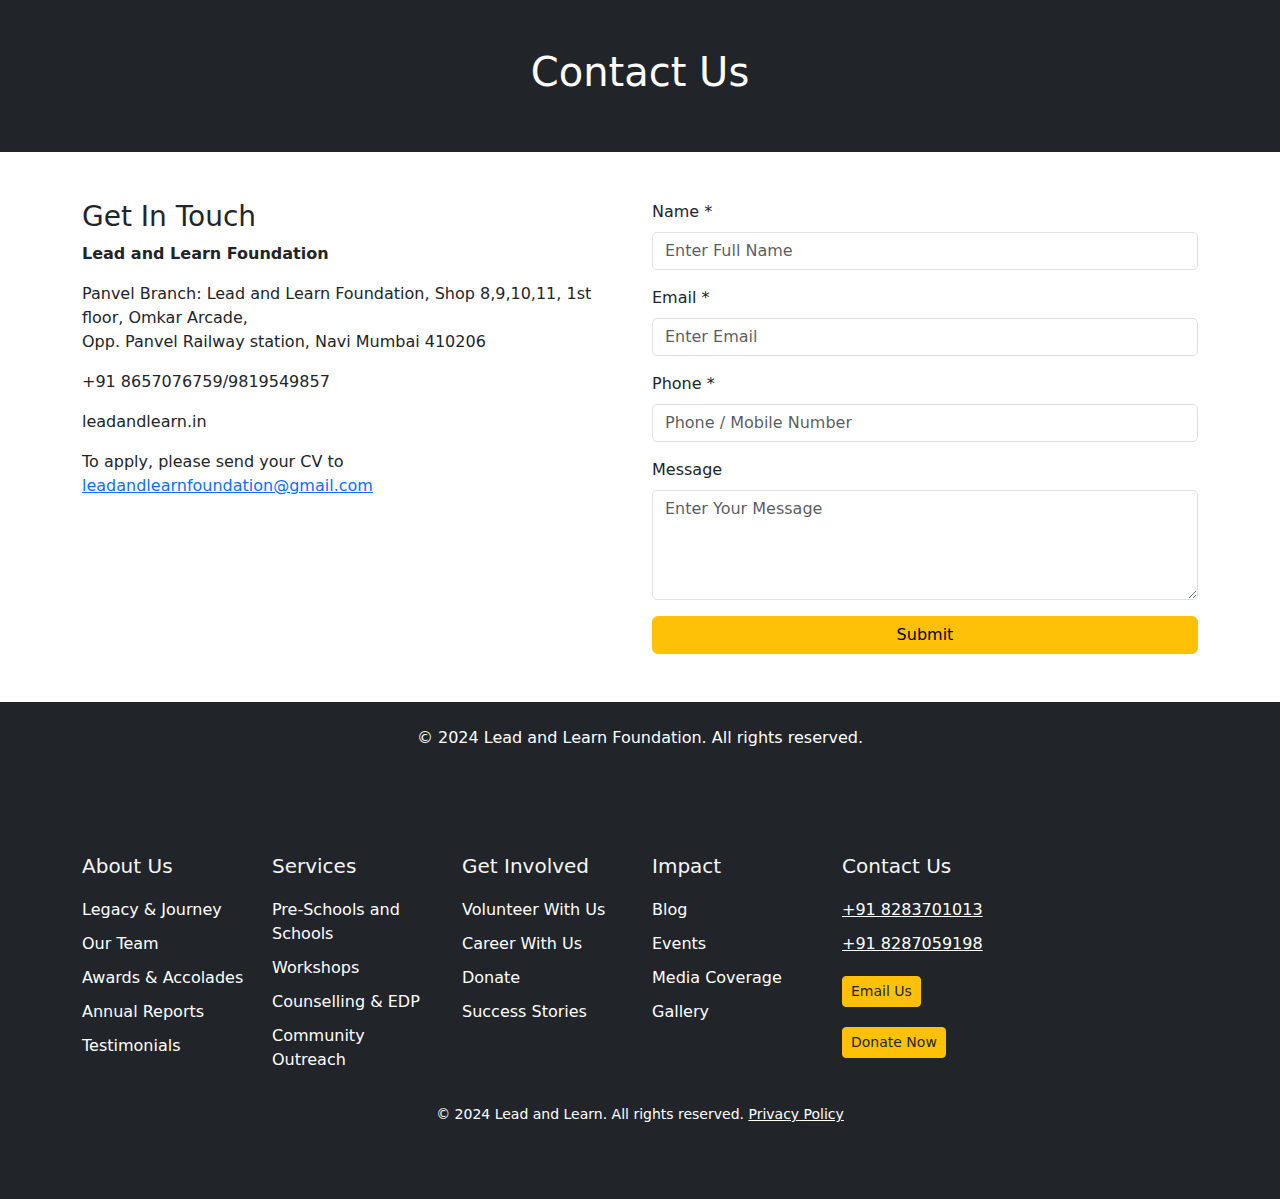
<file: contact.html>
<!DOCTYPE html>
<html lang="en">

<head>
    <meta charset="UTF-8">
    <meta name="viewport" content="width=device-width, initial-scale=1.0">
    <title>Contact Us - Lead and Learn</title>
    <link href="https://cdn.jsdelivr.net/npm/bootstrap@5.3.3/dist/css/bootstrap.min.css" rel="stylesheet">
    <link rel="stylesheet" href="contact.css">
    <link rel="shortcut icon" href="favicon_io/android-chrome-512x512.png" type="image/x-icon">

</head>

<body>
    <!-- Navbar (optional) -->
    <!-- Add your navbar here -->

    <!-- Hero Section -->
    <section class="container-fluid bg-dark text-white text-center py-5">
        <h1>Contact Us</h1>
    </section>

    <!-- Contact Section -->
    <div class="container my-5">
        <div class="row">
            <!-- Contact Info -->
            <div class="col-md-6">
                <h3>Get In Touch</h3>
                <p><strong>Lead and Learn Foundation</strong></p>
                <p>Panvel Branch: Lead and Learn Foundation, Shop 8,9,10,11, 1st floor, Omkar Arcade, <br>Opp. Panvel Railway station, Navi Mumbai 410206 </p>
                <p><i class="bi bi-telephone"></i>  +91 8657076759/9819549857
                </p>
                <p><i class="bi bi-envelope"></i> leadandlearn.in</p>
                <p>To apply, please send your CV to <a href="mailto:careers@leadandlearn.org">leadandlearnfoundation@gmail.com
                </a></p>
            </div>

            <!-- Contact Form -->
            <div class="col-md-6">
                <form>
                    <div class="mb-3">
                        <label for="name" class="form-label">Name *</label>
                        <input type="text" class="form-control" id="name" placeholder="Enter Full Name" required>
                    </div>
                    <div class="mb-3">
                        <label for="email" class="form-label">Email *</label>
                        <input type="email" class="form-control" id="email" placeholder="Enter Email" required>
                    </div>
                    <div class="mb-3">
                        <label for="phone" class="form-label">Phone *</label>
                        <input type="tel" class="form-control" id="phone" placeholder="Phone / Mobile Number" required>
                    </div>
                    <div class="mb-3">
                        <label for="message" class="form-label">Message</label>
                        <textarea class="form-control" id="message" rows="4" placeholder="Enter Your Message"></textarea>
                    </div>
                    <button type="submit" class="btn btn-warning w-100">Submit</button>
                </form>
            </div>
        </div>
    </div>

    <!-- Footer -->
    <footer class="bg-dark text-white text-center py-4">
        <p>&copy; 2024 Lead and Learn Foundation. All rights reserved.</p>
    </footer>

    <script src="https://cdn.jsdelivr.net/npm/bootstrap@5.3.3/dist/js/bootstrap.bundle.min.js"></script>
</body>

<footer class="footer bg-dark text-white">
    <div class="container py-4">
        <div class="row">
            <!-- About Us Section -->
            <div class="col-md-2">
                <h5>About Us</h5>
                <ul class="list-unstyled">
                    <li><a href="#" class="text-white">Legacy & Journey</a></li>
                    <li><a href="#" class="text-white">Our Team</a></li>
                    <li><a href="#" class="text-white">Awards & Accolades</a></li>
                    <li><a href="#" class="text-white">Annual Reports</a></li>
                    <li><a href="#" class="text-white">Testimonials</a></li>
                </ul>
            </div>
            <!-- What We Do Section -->
            <div class="col-md-2">
                <h5>Services</h5>
                <ul class="list-unstyled">
                    <li><a href="#" class="text-white">Pre-Schools and Schools</a></li>
                    <li><a href="#" class="text-white">Workshops</a></li>
                    <li><a href="#" class="text-white">Counselling & EDP</a></li>
                    <li><a href="#" class="text-white">Community Outreach</a></li>
                </ul>
            </div>
            <!-- Get Involved Section -->
            <div class="col-md-2">
                <h5>Get Involved</h5>
                <ul class="list-unstyled">
                    <li><a href="#" class="text-white">Volunteer With Us</a></li>
                    <li><a href="#" class="text-white">Career With Us</a></li>
                    <li><a href="#" class="text-white">Donate</a></li>
                    <li><a href="#" class="text-white">Success Stories</a></li>
                </ul>
            </div>
            <!-- Media Hub Section -->
            <div class="col-md-2">
                <h5>Impact</h5>
                <ul class="list-unstyled">
                    <li><a href="#" class="text-white">Blog</a></li>
                    <li><a href="#" class="text-white">Events</a></li>
                    <li><a href="#" class="text-white">Media Coverage</a></li>
                    <li><a href="#" class="text-white">Gallery</a></li>
                </ul>
            </div>
            <!-- Contact Section -->
            <div class="col-md-4">                
                <h5>Contact Us</h5>
                <p><a href="tel:+918283701013" class="text-white"><i class="fa fa-phone"></i> +91 8283701013</a></p>
                <p><a href="tel:+918287059198" class="text-white"><i class="fa fa-phone"></i> +91 8287059198</a></p>
                <p><a href="mailto:info@leadandlearn.in" class="btn btn-warning btn-sm text-dark">Email Us</a></p>
                <p><a href="#" class="btn btn-warning btn-sm text-dark">Donate Now</a></p>
            </div>
        </div>
        <div class="text-center mt-3">
            <p class="small">&copy; 2024 Lead and Learn. All rights reserved. <a href="#" class="text-white">Privacy Policy</a></p>
        </div>
    </div>
</footer>



</html>
</file>
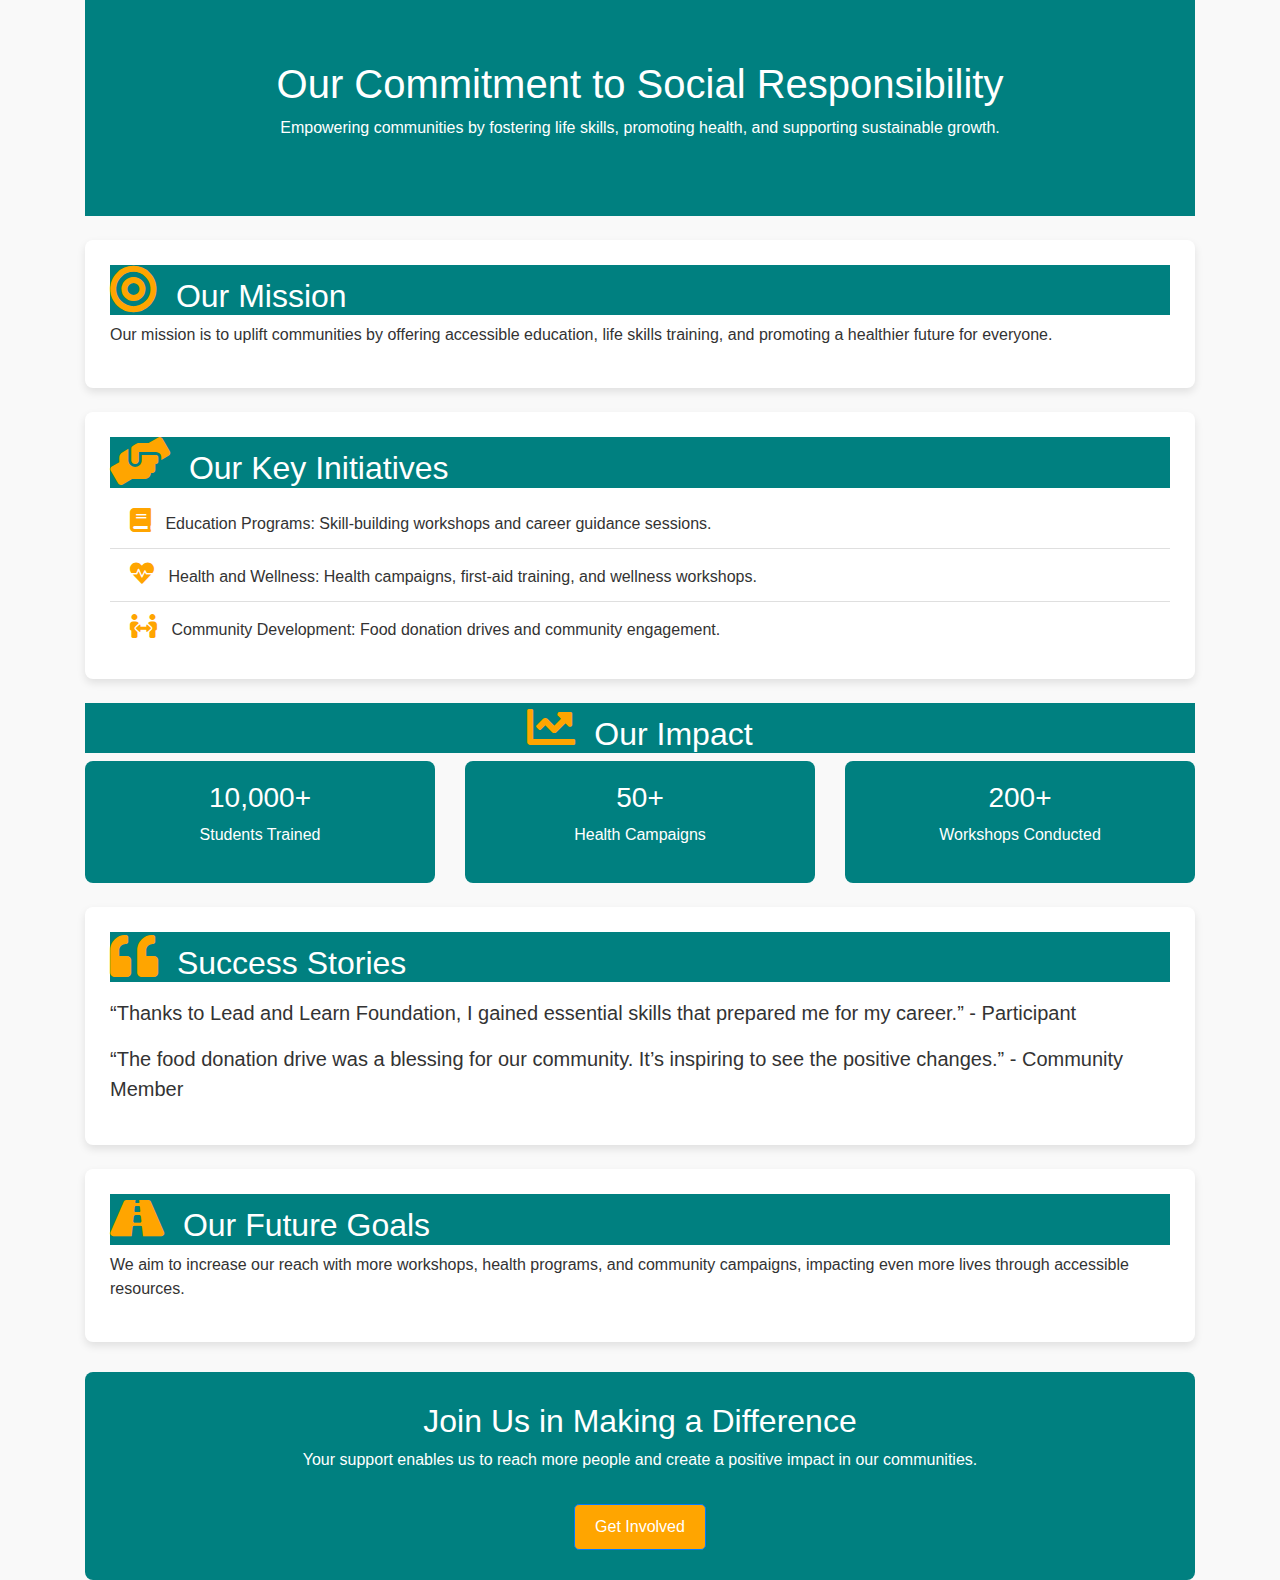
<file: csr.html>
<!DOCTYPE html>
<html lang="en">

<head>
    <meta charset="UTF-8">
    <meta name="viewport" content="width=device-width, initial-scale=1.0">
    <title>Corporate Social Responsibility - Lead and Learn Foundation</title>
    <link rel="stylesheet" href="https://maxcdn.bootstrapcdn.com/bootstrap/4.5.2/css/bootstrap.min.css">
    <link rel="stylesheet" href="https://cdnjs.cloudflare.com/ajax/libs/font-awesome/5.15.3/css/all.min.css">
    <style>
        /* Custom color scheme */
        :root {
            --primary-color: #008080;
            --secondary-color: #FFA500;
            --accent-color: #F5F5F5;
            --dark-color: #333333;
        }

        body {
            font-family: Arial, sans-serif;
            color: var(--dark-color);
            background-color: #f9f9f9;
        }

        h1, h2, .btn-primary {
            color: white;
            background-color: var(--primary-color);
        }

        .hero {
            padding: 60px;
            text-align: center;
            color: white;
            background-color: var(--primary-color);
        }

        .icon {
            font-size: 1.5em;
            color: var(--secondary-color);
            margin-right: 10px;
        }

        .card {
            box-shadow: 0 4px 8px rgba(0, 0, 0, 0.1);
            border: none;
            border-radius: 8px;
            margin: 15px 0;
        }

        .card-body {
            padding: 25px;
        }

        .stat-box {
            background-color: var(--primary-color);
            color: white;
            border-radius: 8px;
            text-align: center;
            padding: 20px;
        }

        .cta {
            background-color: var(--primary-color);
            color: white;
            text-align: center;
            padding: 30px;
            border-radius: 8px;
            margin-top: 30px;
        }

        .cta a {
            color: white;
            background-color: var(--secondary-color);
            padding: 10px 20px;
            border-radius: 5px;
            text-decoration: none;
        }

        .cta a:hover {
            background-color: #e69500;
        }
    </style>
</head>

<body>

    <div class="container">

        <!-- Hero Section -->
        <section class="hero">
            <h1>Our Commitment to Social Responsibility</h1>
            <p>Empowering communities by fostering life skills, promoting health, and supporting sustainable growth.</p>
        </section>

        <!-- Mission Statement -->
        <div class="card my-4">
            <div class="card-body">
                <h2><i class="fas fa-bullseye icon"></i> Our Mission</h2>
                <p>Our mission is to uplift communities by offering accessible education, life skills training, and promoting a healthier future for everyone.</p>
            </div>
        </div>

        <!-- Key Initiatives -->
        <div class="card my-4">
            <div class="card-body">
                <h2><i class="fas fa-hands-helping icon"></i> Our Key Initiatives</h2>
                <ul class="list-group list-group-flush">
                    <li class="list-group-item"><i class="fas fa-book icon"></i> Education Programs: Skill-building workshops and career guidance sessions.</li>
                    <li class="list-group-item"><i class="fas fa-heartbeat icon"></i> Health and Wellness: Health campaigns, first-aid training, and wellness workshops.</li>
                    <li class="list-group-item"><i class="fas fa-people-arrows icon"></i> Community Development: Food donation drives and community engagement.</li>
                </ul>
            </div>
        </div>

        <!-- Impact Metrics -->
        <section class="my-4">
            <h2 class="text-center"><i class="fas fa-chart-line icon"></i> Our Impact</h2>
            <div class="row text-center">
                <div class="col-md-4">
                    <div class="stat-box">
                        <h3>10,000+</h3>
                        <p>Students Trained</p>
                    </div>
                </div>
                <div class="col-md-4">
                    <div class="stat-box">
                        <h3>50+</h3>
                        <p>Health Campaigns</p>
                    </div>
                </div>
                <div class="col-md-4">
                    <div class="stat-box">
                        <h3>200+</h3>
                        <p>Workshops Conducted</p>
                    </div>
                </div>
            </div>
        </section>

        <!-- Success Stories -->
        <div class="card my-4">
            <div class="card-body">
                <h2><i class="fas fa-quote-left icon"></i> Success Stories</h2>
                <div class="testimonial my-3">
                    <blockquote class="blockquote">
                        <p>“Thanks to Lead and Learn Foundation, I gained essential skills that prepared me for my career.” - Participant</p>
                    </blockquote>
                </div>
                <div class="testimonial my-3">
                    <blockquote class="blockquote">
                        <p>“The food donation drive was a blessing for our community. It’s inspiring to see the positive changes.” - Community Member</p>
                    </blockquote>
                </div>
            </div>
        </div>

        <!-- Future Goals -->
        <div class="card my-4">
            <div class="card-body">
                <h2><i class="fas fa-road icon"></i> Our Future Goals</h2>
                <p>We aim to increase our reach with more workshops, health programs, and community campaigns, impacting even more lives through accessible resources.</p>
            </div>
        </div>

        <!-- Call to Action -->
        <section class="cta">
            <h2>Join Us in Making a Difference</h2>
            <p>Your support enables us to reach more people and create a positive impact in our communities.</p>
            <a href="#" class="btn btn-primary mt-3">Get Involved</a>
        </section>

    </div>

    <!-- Bootstrap JS and dependencies -->
    <script src="https://code.jquery.com/jquery-3.5.1.slim.min.js"></script>
    <script src="https://cdn.jsdelivr.net/npm/@popperjs/core@2.5.2/dist/umd/popper.min.js"></script>
    <script src="https://stackpath.bootstrapcdn.com/bootstrap/4.5.2/js/bootstrap.min.js"></script>
</body>

</html>
</file>
<file: contact.css>
/* Social Sidebar */
.social-sidebar {
    position: fixed;
    top: 50%;
    left: 0;
    transform: translateY(-50%);
    display: flex;
    flex-direction: column;
    gap: 10px;
}

.social-sidebar a {
    display: block;
    padding: 10px;
    color: white;
    font-size: 24px;
    background-color: #333;
    text-align: center;
    border-radius: 0 5px 5px 0;
    transition: background-color 0.3s;
}

.social-sidebar a:hover {
    background-color: #007bff;
}

/* Form Styling */
form .form-control {
    border-radius: 5px;
}

form button {
    background-color: #ffc107;
    color: black;
    font-weight: bold;
}

.footer {
    background-color: #222;
    color: #fff;
    padding: 40px 0;
}

.footer h5 {
    font-size: 1.25rem;
    color: #f5f5f5;
    margin-bottom: 20px;
}

.footer ul {
    padding-left: 0;
    list-style: none;
}

.footer ul li {
    margin-bottom: 10px;
}

.footer ul li a {
    color: #bbb;
    text-decoration: none;
    transition: color 0.3s ease;
}

.footer ul li a:hover {
    color: #fff;
}

.footer p {
    margin-bottom: 10px;
}

.footer a.btn {
    margin-top: 10px;
}
</file>
